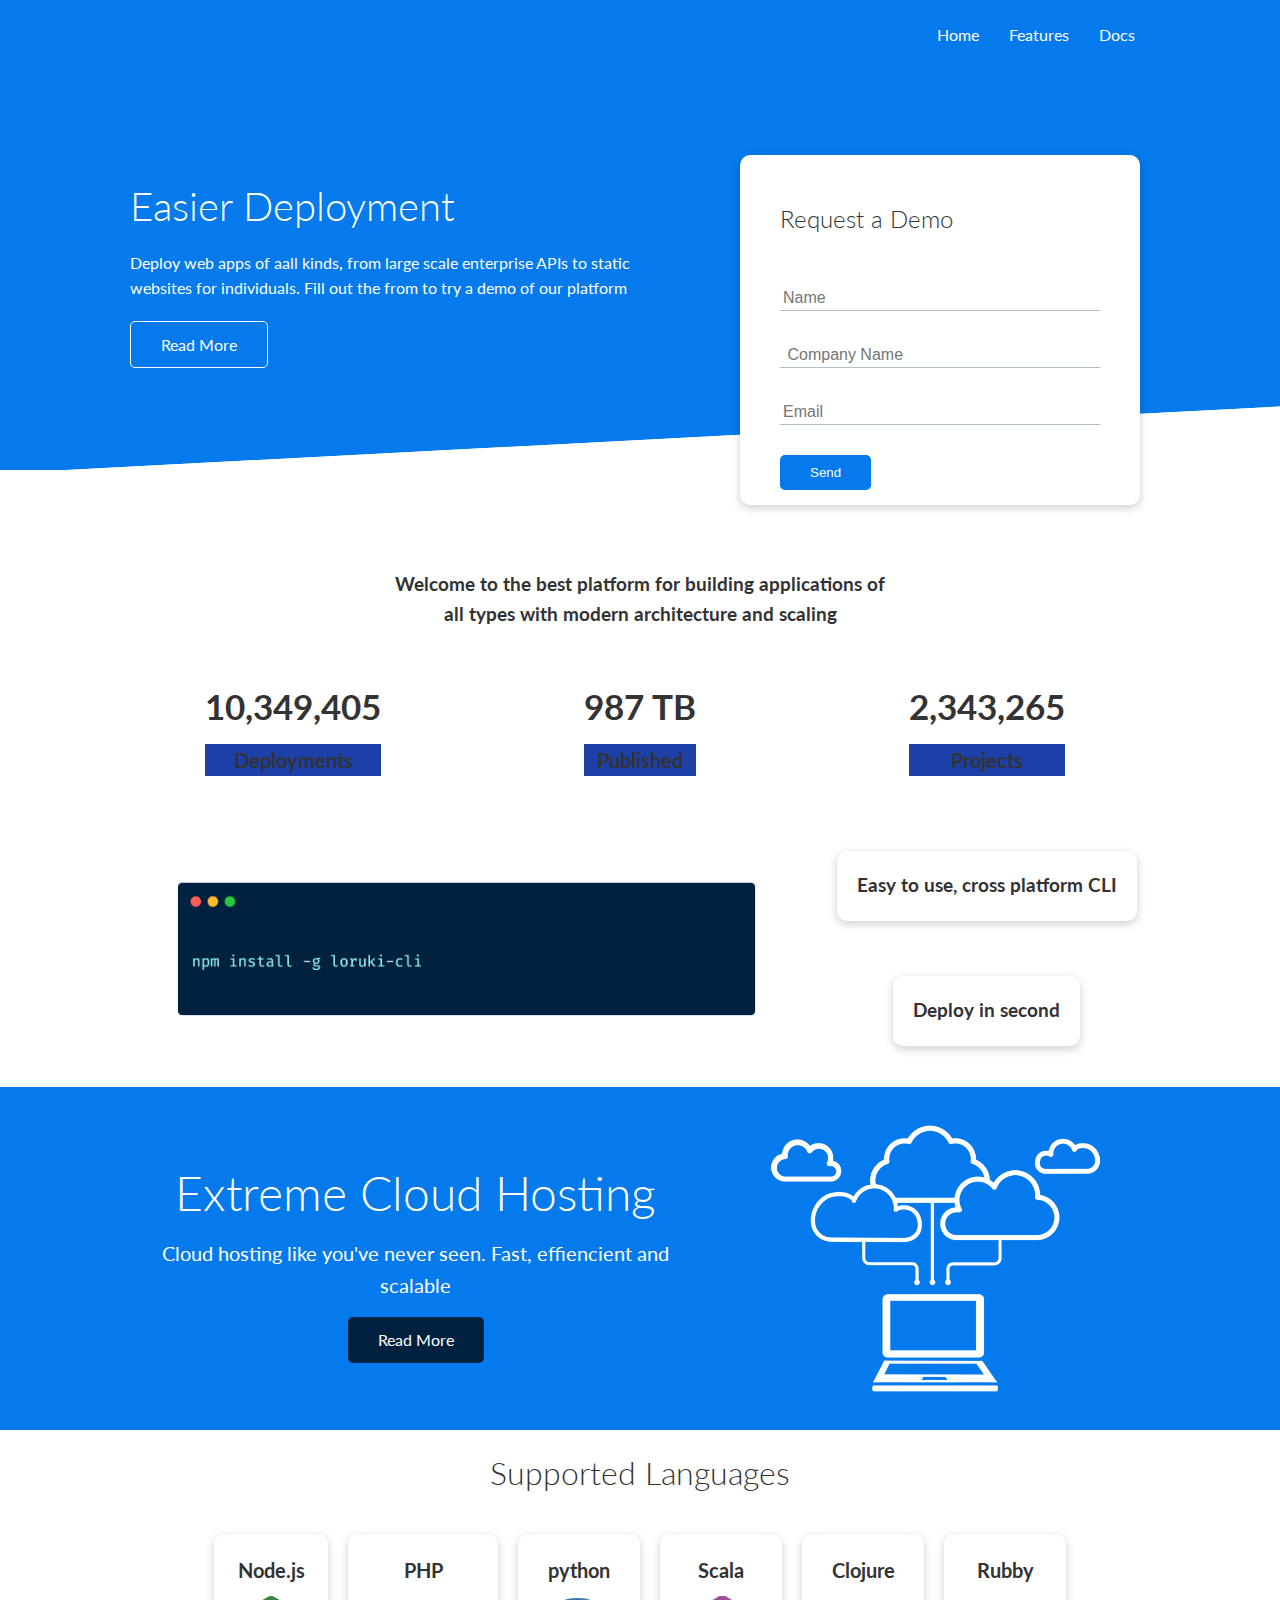
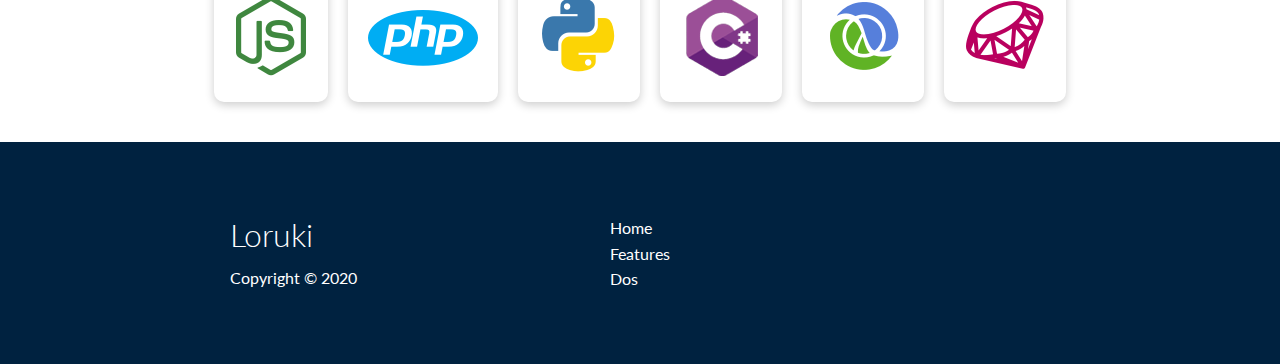
<file: index.html>
<!DOCTYPE html>
<html lang="en">
<head>
  <meta charset="UTF-8">
  <meta h ttp-equiv="X-UA-Compatible" content="IE=edge">
  <meta name="viewport" content="width=device-width, initial-scale=1.0">
  <link rel="stylesheet" href="https://cdnjs.cloudflare.com/ajax/libs/font-awesome/6.1.1/css/all.min.css" integrity="sha512-KfkfwYDsLkIlwQp6LFnl8zNdLGxu9YAA1QvwINks4PhcElQSvqcyVLLD9aMhXd13uQjoXtEKNosOWaZqXgel0g==" crossorigin="anonymous" referrerpolicy="no-referrer" />
  <link rel="stylesheet" href="css/utilities.css">
  <link rel="stylesheet" href="css/style.css">
  <title>Loruki Cloud Hosting For Everyone</title>
</head>
<body>
  <!---Navbar--->
  <div class="navbar">
    <div class="container flex"> 
     <h1 class="logo">Loruki</h1>
    <nav>
      <ul>
        <li><a href="index.html">Home</a></li>
        <li><a href="Features.html">Features</a></li>
        <li><a href="docs.html">Docs</a></li>
      </ul>
    </nav>
    </div>
  </div>

  <!-----Showcase-->
  <section class="showcase">
    <div class="container grid">
      <div class="showcase-text">
        <h1>Easier Deployment</h1>
        <p>Deploy web apps of aall kinds, from large scale enterprise APIs to static websites for individuals. Fill out the from to try a demo of our platform</p>
        <a href="features.html" class="btn btn-outline">Read More</a>
      </div>

      <div class="showcase-form card">
        <h2>Request a Demo</h2>
        <form name="contact" method="POST" netlify-honeypot="bot-field" data-netlify="true">
          <input type="hidden" name="form-name" value="contact">
          <p class="hidden">
            <label>Don’t fill this out if you’re human: <input name="bot-field" />
            </label>
            <div class="form-control">
               <input type="text" name="name" placeholder="Name" required>
            </div>
            <div class="form-control">
                <input type="text" name="company" placeholder=" Company Name" required>
             </div>
             <div class="form-control">
                <input type="email" name="email" placeholder="Email" required>
             </div>
             <input type="submit" value="Send" class="btn btn-primany">
        </form>
      </div>
    </div>
  </section>

  <section class="stats">
    <div class="container">
      <h3 class="start-heading text-center my-1">
        Welcome to the best platform for building applications of all 
        types with modern architecture and scaling
      </h3>
      
      <div class="grid grid-3 text-center my-4">
        <div>
          <i class="fa fa-server fa-3x"></i>
          <h3>10,349,405</h3>
          <p class="text-secondary">Deployments</p>
        </div>
        <div>
          <i class="fa fa-upload fa-3x"></i>
          <h3>987 TB</h3>
          <p class="text-secondary">Published</p>
        </div>
        <div>
          <i class="fa fa-project-diagram fa-3x"></i>
          <h3>2,343,265</h3>
          <p class="text-secondary">Projects</p>
        </div>
      </div>
    </div>
  </section>

  <!----cli-->

  <section class="cli">
    <div class="container grid">
      <img src="images/cli.png" alt="cli images">
      <div class="card">
        <h3>Easy to use, cross platform CLI</h3>
      </div>
      <div class="card">
        <h3>Deploy in second</h3>
      </div>
    </div>
  </section>

  <!--cloud-->
  <section class="cloud bg-primary my-2 py-2 ">
    <div class="container grid">
      <div class="text-center">
        <h2 class="lg">Extreme Cloud Hosting</h2>
        <p class="lead my-1">Cloud hosting like you've never 
          seen. Fast, effiencient and scalable
        </p>
        <a href="featurs.html" class="btn btn-dark ">Read More</a>
      </div>
      <img src="images/cloud.png" alt="">
    </div>
  </section>

  <!--languges-->
  <section class="languages">
    <h2 class="md text-center my-2">Supported Languages</h2>
    <div class="container flex">
      <div class="card">
       <h4>Node.js</h4>
       <img src="images/logos/node.png" alt="">
      </div>
      <div class="card">
        <h4>PHP</h4>
        <img src="images/logos/php.png" alt="">
       </div>
       <div class="card">
        <h4>python</h4>
        <img src="images/logos/python.png" alt="">
       </div>
       <div class="card">
        <h4>Scala</h4>
        <img src="images/logos/csharp.png" alt="">
       </div>
       <div class="card">
        <h4>Clojure</h4>
        <img src="images/logos/clojure.png" alt="">
       </div>
       <div class="card">
        <h4>Rubby</h4>
        <img src="images/logos/ruby.png" alt="">
       </div>
    </div>
  </section>

<!---Footer--->
<footer class="footer bg-dark py-5">
 <div class="container grid grid-3">
   <div>
    <h1>Loruki</h1>
    <p>Copyright &copy; 2020</p>
   </div>
   <nav>
    <ul>
      <li><a href="index.html">Home</a></li>
      <li><a href="features.html">Features</a></li>
      <li><a href="docs.html">Dos</a></li>
    </ul>
   </nav>
   <div class="social">
     <a href="#"><i class="fab fa-github fa-2x"></i></a>
     <a href="#"><i class="fab fa-facebook fa-2x"></i></a>
     <a href="#"><i class="fab fa-instagram fa-2x"></i></a>
     <a href="#"><i class="fab fa-twitter fa-2x"></i></a>
   </div>
 </div>
</footer>

</body>
</html>
</file>
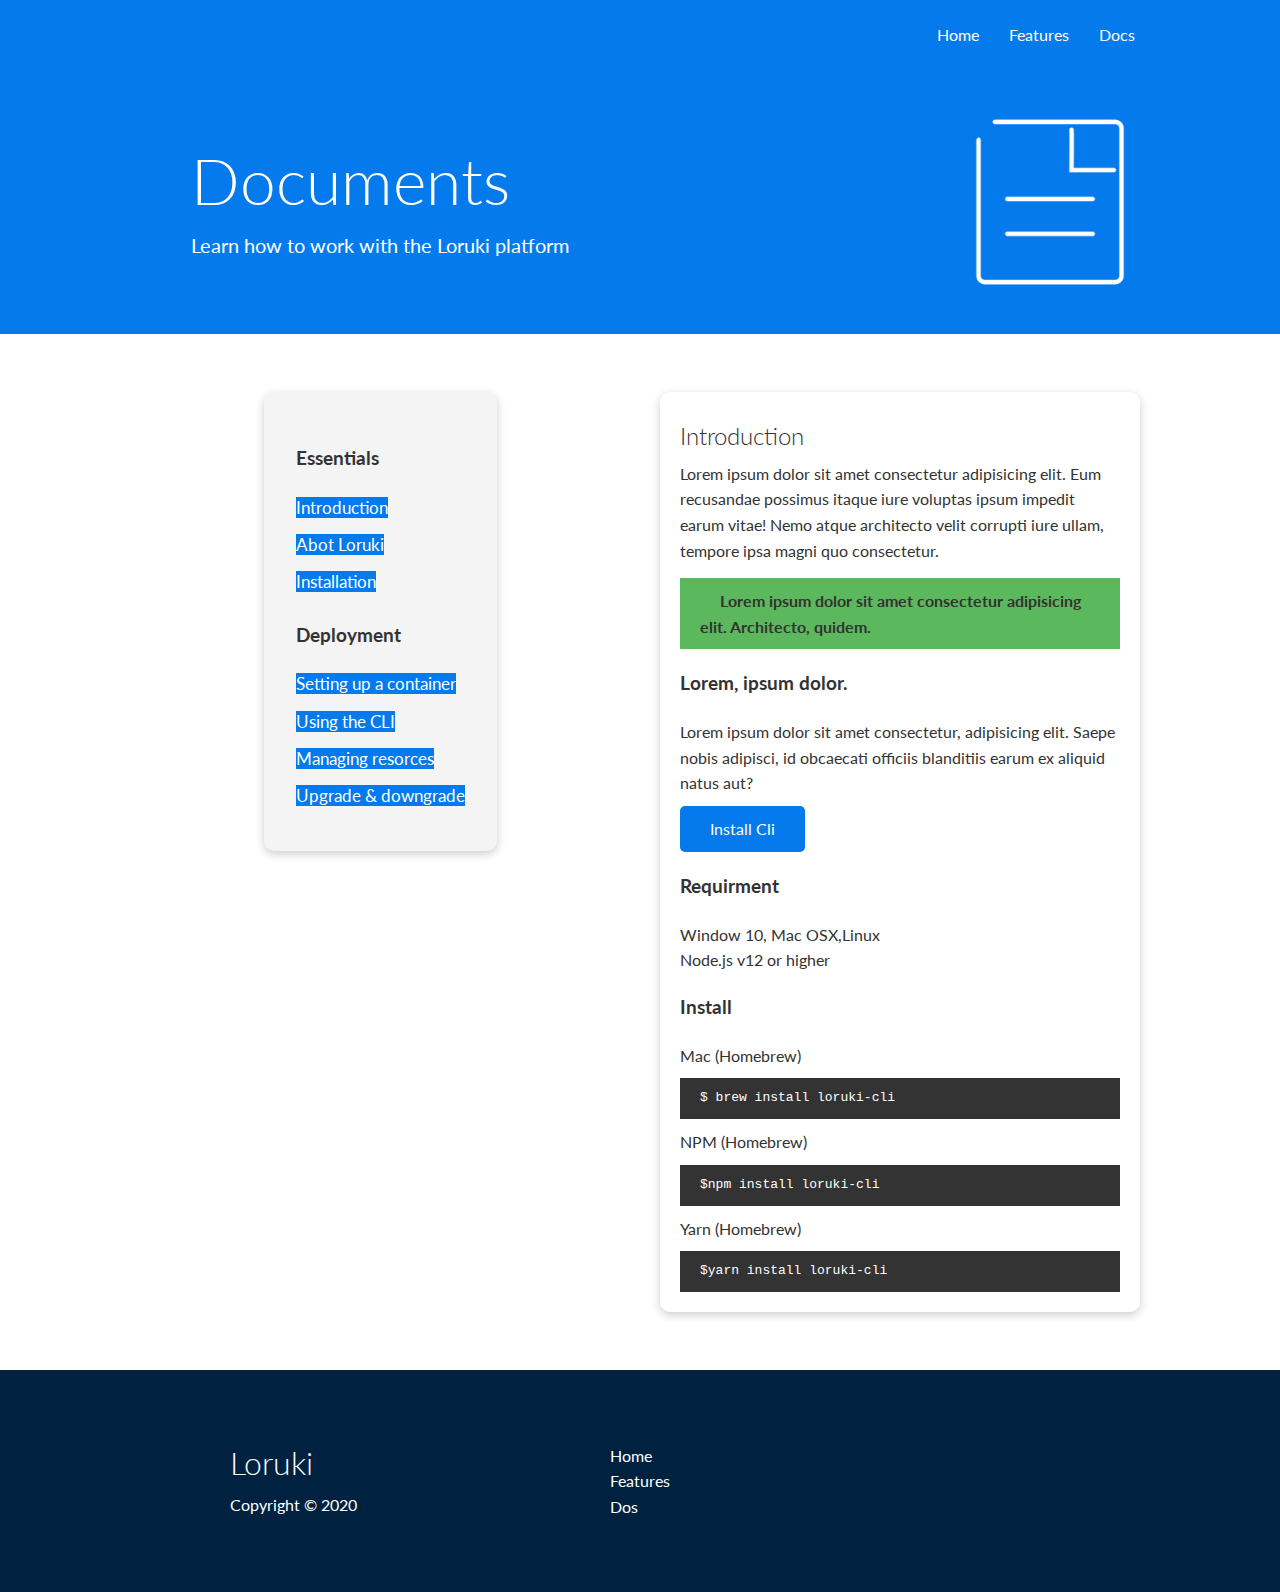
<file: Docs.html>
<!DOCTYPE html>
<html lang="en">
<head>
  <meta charset="UTF-8">
  <meta http-equiv="X-UA-Compatible" content="IE=edge">
  <meta name="viewport" content="width=device-width, initial-scale=1.0">
  <link rel="stylesheet" href="https://cdnjs.cloudflare.com/ajax/libs/font-awesome/6.1.1/css/all.min.css" integrity="sha512-KfkfwYDsLkIlwQp6LFnl8zNdLGxu9YAA1QvwINks4PhcElQSvqcyVLLD9aMhXd13uQjoXtEKNosOWaZqXgel0g==" crossorigin="anonymous" referrerpolicy="no-referrer" />
  <link rel="stylesheet" href="css/utilities.css">
  <link rel="stylesheet" href="css/style.css">
  <title>Loruki Cloud Hosting For Everyone</title>
</head>
<body>
  <!---Navbar--->
  <div class="navbar">
    <div class="container flex"> 
     <h1 class="logo">Loruki</h1>
    <nav>
      <ul>
        <li><a href="index.html">Home</a></li>
        <li><a href="Features.html">Features</a></li>
        <li><a href="docs.html">Docs</a></li>
      </ul>
    </nav>
    </div>
  </div>

   
<!---Head--->
<section class="docs-head bg-primary py-3">
    <div class="container grid">
      <div>
        <h1 class="xl">Documents</h1>
        <p class="lead">
         Learn how to work with the Loruki platform
        </p>
      </div>
      <img src="images/docs.png" alt="">
    </div>
</section>

<!---Doc main--->
<section class="docs-main my-4">
  <div class="container grid">
     <div class="card bg-light p-3">
        <h3 class="my-2">Essentials</h3>
        <nav> 
          <ul>
            
            <li><a class="text-primary" href="#">Introduction</a></li>
            <li><a class="text-primary" href="#">Abot Loruki</a></li>
            <li><a class="text-primary" href="#">Installation</a></li>
          </ul>
         
        </nav>

        <h3 class="my-2">Deployment</h3>
        <nav>
          <ul>
            <li ><a class="text-primary"  href="#">Setting up a container</a></li>
            <li><a class="text-primary" href="#">Using the CLI</a></li>
            <li><a class="text-primary" href="#">Managing resorces</a></li>
            <li><a class="text-primary" href="#">Upgrade & downgrade</a></li>
          </ul>
        </nav>
     </div>

     <div class="card">
      <h2>Introduction</h2>
        <p>Lorem ipsum dolor sit amet consectetur adipisicing elit. Eum recusandae possimus itaque iure voluptas ipsum impedit earum vitae! Nemo atque
           architecto velit corrupti iure ullam, tempore ipsa magni quo consectetur.</p>
           <div class="alert alert-success">
              <i class="fas fa-info"></i>Lorem ipsum dolor sit amet consectetur adipisicing elit. Architecto, quidem.
           </div>
           <h3>Lorem, ipsum dolor.</h3>
           <p>Lorem ipsum dolor sit amet consectetur, adipisicing elit. Saepe nobis adipisci, id obcaecati officiis blanditiis earum ex aliquid natus aut?</p>
           <a href="#" class="btn btn-primry">Install Cli</a>

           <h3>Requirment</h3>
           <ul>
            <li>Window 10, Mac OSX,Linux</li>
            <li>Node.js v12 or higher</li>
           </ul>
           <h3>Install</h3>
           <p>Mac (Homebrew)</p>
           <pre><code>$ brew install loruki-cli</code></pre>
           <p>NPM (Homebrew)</p>
           <pre><code>$npm install loruki-cli</code></pre>
           <p>Yarn (Homebrew)</p>
           <pre><code>$yarn install loruki-cli</code></pre>
     </div>
  </div>


</section>

<!---Footer--->
<footer class="footer bg-dark py-5">
 <div class="container grid grid-3">
   <div>
    <h1>Loruki</h1>
    <p>Copyright &copy; 2020</p>
   </div>
   <nav>
    <ul>
      <li><a href="index.html">Home</a></li>
      <li><a href="features.html">Features</a></li>
      <li><a href="docs.html">Dos</a></li>
    </ul>
   </nav>
   <div class="social">
     <a href="#"><i class="fab fa-github fa-2x"></i></a>
     <a href="#"><i class="fab fa-facebook fa-2x"></i></a>
     <a href="#"><i class="fab fa-instagram fa-2x"></i></a>
     <a href="#"><i class="fab fa-twitter fa-2x"></i></a>
   </div>
 </div>
</footer>
</file>
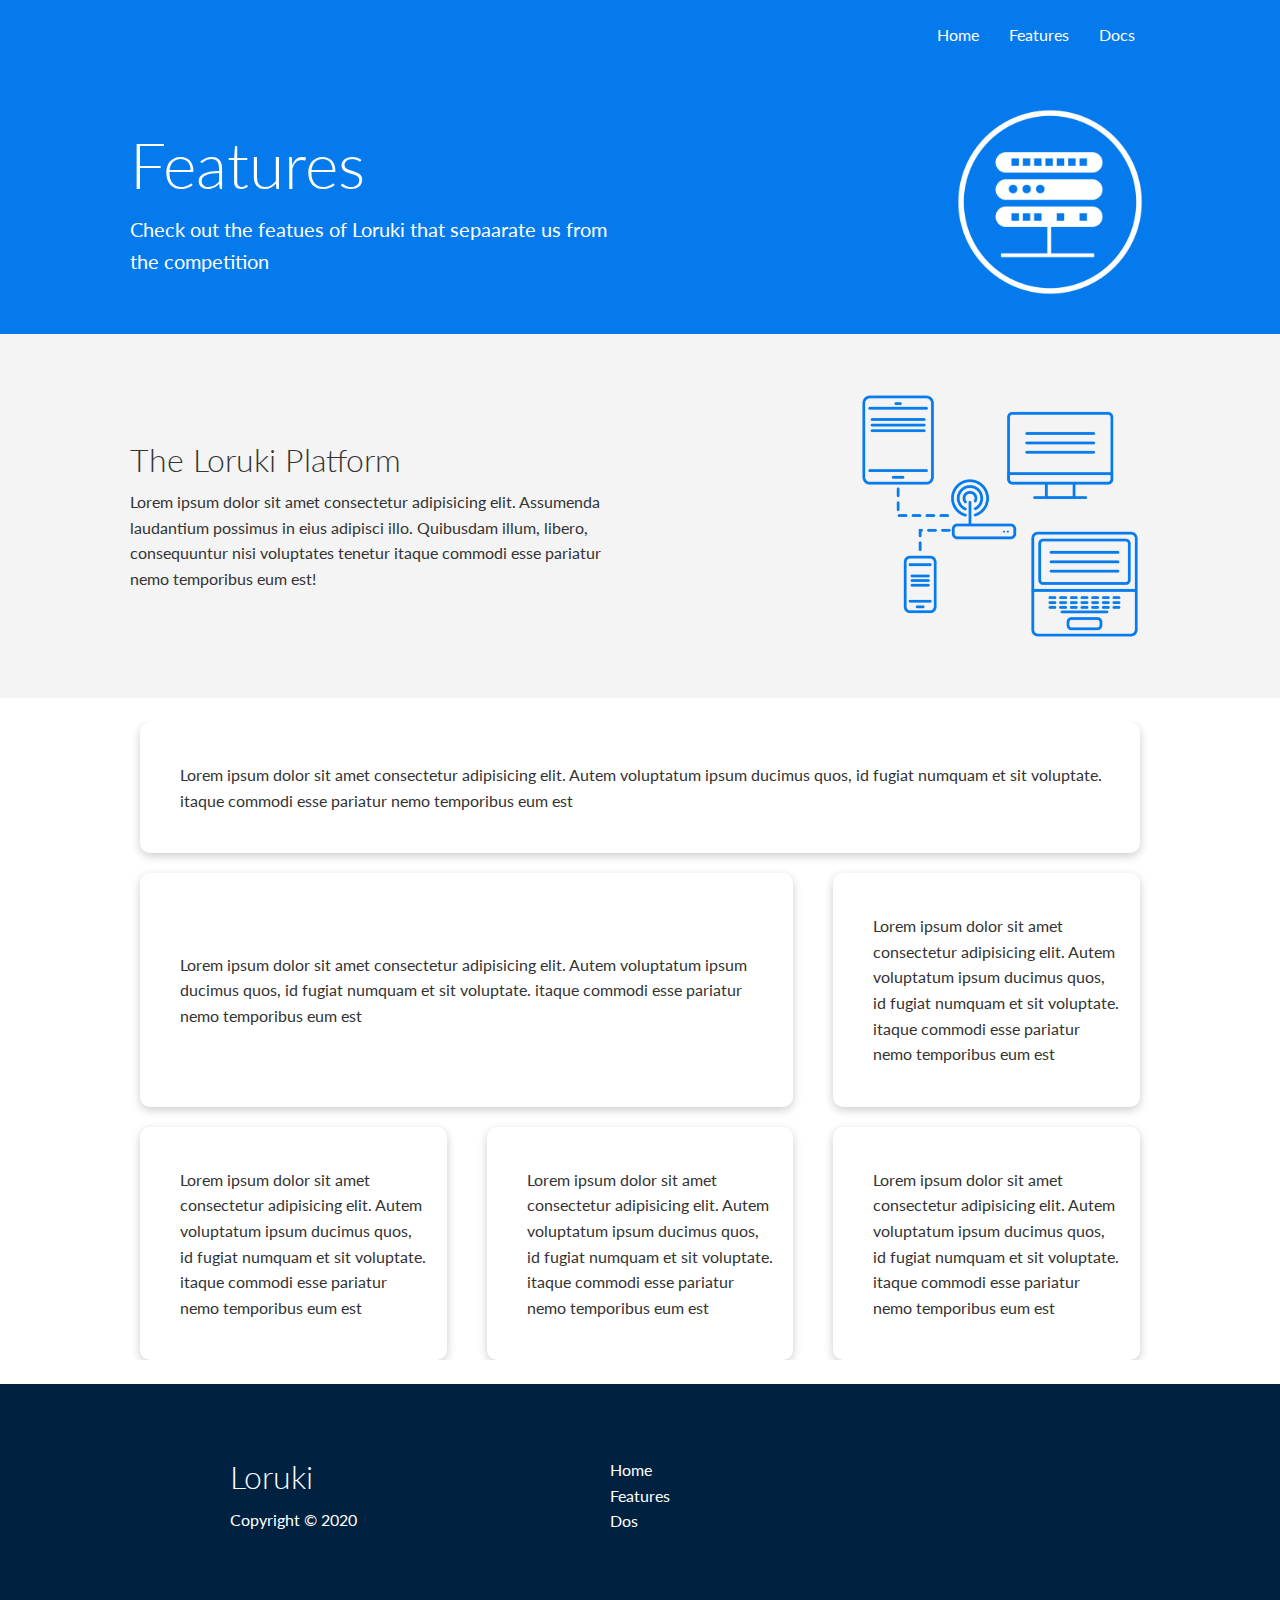
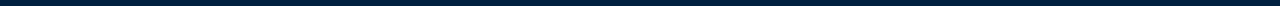
<file: Features.html>
<!DOCTYPE html>
<html lang="en">
<head>
  <meta charset="UTF-8">
  <meta http-equiv="X-UA-Compatible" content="IE=edge">
  <meta name="viewport" content="width=device-width, initial-scale=1.0">
  <link rel="stylesheet" href="https://cdnjs.cloudflare.com/ajax/libs/font-awesome/6.1.1/css/all.min.css" integrity="sha512-KfkfwYDsLkIlwQp6LFnl8zNdLGxu9YAA1QvwINks4PhcElQSvqcyVLLD9aMhXd13uQjoXtEKNosOWaZqXgel0g==" crossorigin="anonymous" referrerpolicy="no-referrer" />
  <link rel="stylesheet" href="css/utilities.css">
  <link rel="stylesheet" href="css/style.css">
  <title>Loruki Cloud Hosting For Everyone</title>
</head>
<body>
  <!---Navbar--->
  <div class="navbar">
    <div class="container flex"> 
     <h1 class="logo">Loruki</h1>
    <nav>
      <ul>
        <li><a href="index.html">Home</a></li>
        <li><a href="Features.html">Features</a></li>
        <li><a href="docs.html">Docs</a></li>
      </ul>
    </nav>
    </div>
  </div>

 
   
<!---Head--->
<section class="features-head bg-primary py-3">
    <div class="container grid">
      <div>
        <h1 class="xl">Features</h1>
        <p class="lead">
          Check out the featues of Loruki that sepaarate us from the competition
        </p>
      </div>
      <img src="images/server.png" alt="">
    </div>
</section>

<!---Sub-Head--->
<section class="features-sub-head bg-light py-3">
   <div class="container grid">
    <div>
      <h1 class="md">The Loruki Platform</h1>
      <p class="sm">
        Lorem ipsum dolor sit amet consectetur adipisicing elit. Assumenda laudantium possimus in eius adipisci illo. Quibusdam illum, libero, consequuntur nisi voluptates tenetur
         itaque commodi esse pariatur nemo temporibus eum est!
      </p>
    </div>
    <img src="images/server2.png" alt="">
   </div>
</section>

<section class="features-main my-2">
  <div class="container grid grid-3">
    <div class="card flex">
      <i class="fas fa-server f-3x"></i>
      <p>Lorem ipsum dolor sit amet consectetur adipisicing elit.
         Autem voluptatum ipsum ducimus 
        quos, id fugiat numquam et sit voluptate.  itaque commodi esse pariatur nemo temporibus eum est</p>
    </div>
    <div class="card flex">
      <i class="fas fa-upload f-3x"></i>
      <p>Lorem ipsum dolor sit amet consectetur adipisicing elit.
         Autem voluptatum ipsum ducimus 
        quos, id fugiat numquam et sit voluptate.  itaque commodi esse pariatur nemo temporibus eum est</p>
    </div>
    <div class="card flex">
      <i class="fas fa-power-off f-3x"></i>
      <p>Lorem ipsum dolor sit amet consectetur adipisicing elit.
         Autem voluptatum ipsum ducimus 
        quos, id fugiat numquam et sit voluptate.  itaque commodi esse pariatur nemo temporibus eum est</p>
    </div>
    <div class="card flex">
      <i class="fas fa-laptop f-3x"></i>
      <p>Lorem ipsum dolor sit amet consectetur adipisicing elit.
         Autem voluptatum ipsum ducimus 
        quos, id fugiat numquam et sit voluptate.  itaque commodi esse pariatur nemo temporibus eum est</p>
    </div>
    <div class="card flex">
      <i class="fas fa-database f-3x"></i>
      <p>Lorem ipsum dolor sit amet consectetur adipisicing elit.
         Autem voluptatum ipsum ducimus 
        quos, id fugiat numquam et sit voluptate.  itaque commodi esse pariatur nemo temporibus eum est</p>
    </div>
    <div class="card flex">
      <i class="fas fa-server f-3x"></i>
      <p>Lorem ipsum dolor sit amet consectetur adipisicing elit.
         Autem voluptatum ipsum ducimus 
        quos, id fugiat numquam et sit voluptate.  itaque commodi esse pariatur nemo temporibus eum est</p>
    </div>
  </div>
</section>
<!---Footer--->
<footer class="footer bg-dark py-5">
 <div class="container grid grid-3">
   <div>
    <h1>Loruki</h1>
    <p>Copyright &copy; 2020</p>
   </div>
   <nav>
    <ul>
      <li><a href="index.html">Home</a></li>
      <li><a href="features.html">Features</a></li>
      <li><a href="docs.html">Dos</a></li>
    </ul>
   </nav>
   <div class="social">
     <a href="#"><i class="fab fa-github fa-2x"></i></a>
     <a href="#"><i class="fab fa-facebook fa-2x"></i></a>
     <a href="#"><i class="fab fa-instagram fa-2x"></i></a>
     <a href="#"><i class="fab fa-twitter fa-2x"></i></a>
   </div>
 </div>
</footer>
</file>
<file: css/utilities.css>
/* Utilities*/
.container{
  max-width: 1100px;
  margin: auto;
  overflow: auto;
  padding: 0  40px;
}
.card {
  background-color: #fff;
  color: #333;
  border-radius: 10px;
  box-shadow: 0 3px 10px rgba(0, 0, 0, 0.2);
  padding: 20px;
  margin: 10px;
}
.btn{
  display: inline-block;
  padding: 10px 30px;
  cursor: pointer;
  background-color: var(--primary-color);
  color: #fff;
  border: none;
  border-radius: 5px;
}
.btn-outline{
  background-color: transparent;
  border: 1px #fff solid;
}

.btn:hover{
  transform: scale(0.98);
}

/* Backgroud & colored buttons*/
.bg-primary, .btn-primary{
  background-color: var(--primary-color);
  color: #fff;
}

.bg-secondary, .btn-secondary{
  background-color: var(--secondary-color);
  color: #fff;
}
.bg-dark, .btn-dark{
  background-color: var(--dark-color);
  color: #fff;
}
.bg-light, .btn-light{
  background-color: var(--light-color);
  color: #333;
}
.bg-primary a, .btn-primary a,
.bg-secondary a, .btn-secondary a,
.bg-dark a, .btn-dark a,
.bg-light a, .btn-light a {
  color: #fff;
}

/*text color*/
.text-primary {
  background-color: var(--primary-color);

}

.text-secondary{
  background-color: var(--secondary-color);
  
}
.text-dark{
  color: var(--dark-color);

}
.text-light{
  color: var(--light-color);
  
}
/* Text- sizes*/

.lead{
  font-size: 20px;
}
.sm{
  font-size: 1rem;
}
.md{
  font-size: 2rem;
}
.lg{
  font-size: 3rem;
}
.xl{
  font-size: 4rem;
}
.text-center{
  text-align: center;
}
.alert {
  background-color: var(--light-color);
  padding: 10px 20px;
  font-weight: bold;
  margin: 15px 0;
}
.alert i{
  margin: 10px;
}
.alert-success{
  background-color: var(--success-color);
}
.alert-error {
  background-color: var(--error-color);
  color:#fff;
}
.flex{
  display: flex;
  justify-content: center;
  align-items: center;
  height: 100%;
}
.grid{
  display: grid;
  grid-template-columns: repeat(2, 1fr);
  gap: 20px;
  justify-items: center;
  align-items: center;
  height: 100%;
}
.grid-3{
  grid-template-columns: repeat(3, 1fr);
}
.my-1 {
  margin:1rem 0;
}
.my-2 {
  margin:1.5rem 0;
}
.my-3 {
  margin:2rem 0;
}
.my-4 {
  margin:3rem 0;
}
.my-5 {
  margin:4rem 0;
}
/*padding*/
.py-1 {
  padding:1rem ;
}
.py-2 {
  padding: 1.5rem ;
}
.py-3 {
  padding:2rem ;
}
.py-4 {
  padding:3rem ;
}
.py-5 {
 padding:4rem ;
}
.p-1 {
  padding:1rem ;
}
.p-2 {
  padding: 1.5rem ;
}
.p-3 {
  padding:2rem ;
}
.p-4 {
  padding:3rem ;
}
.p-5 {
 padding:4rem ;
}
/*margin*/
.m-1 {
  margin:1rem ;
}
.m-2 {
  margin:1.5rem ;
}
.m-3 {
  margin:2rem ;
}
.m-4 {
  margin:3rem ;
}
.m-5 {
  margin:4rem ;
}
</file>
<file: css/style.css>
@import url('https://fonts.googleapis.com/css2?family=Lato:wght@300&family=Poppins:wght@400;500;800&family=Roboto:wght@100;400;500;700&display=swap');

:root{
 --primary-color:#047aed;
 --secondary-color:#1c3fa8;
 --dark-color:#002240;
 --light-color:#f4f4f4;
 --success-color:#5cb85c;
 --error-color:#d9534f;
}
*{
  box-sizing: border-box;
  padding: 0;
  margin: 0;
}
body{
  font-family: 'Lato', sans-serif;
  color: #333;
  line-height: 1.6;
}
ul{
  list-style-type: none;
}

a{
  text-decoration: none;
  color:#333;
}

h1,h2{
  font-weight: 300;
  line-height: 1.2;
  margin: 10px 0;
}

p{
  margin: 10px 0;
}

img{
  width: 100%;
}
code, pre{
  background-color: #333;
  color: #fff;
  padding: 10px;
}
.hidden{
  visibility: hidden;
  height: 0;
}
/* Navbar */
.navbar{
  background-color: var(--primary-color);
  color: #fff;
  height: 70px;
}
.navbar ul{
  display: flex;
}
.navbar a{
  color: #fff;
  padding: 10px;
  margin: 0 5px;
}
.navbar a:hover{
  border-bottom: 2px #fff solid;
}
.navbar .flex{
  justify-content: space-between;
}

/*Showcase*/
.showcase{
  height: 400px;
  background-color: var(--primary-color);
  color: #fff;
  position: relative;
}
.showcase h1{
 font-size: 40px;
}
.showcase p {
 margin: 20px 0;
}
.showcase .grid{
  overflow: visible;
  grid-template-columns: 55% auto;
  gap: 30px;
}
.showcase-text{
  animation: slideInFromLeft 1s ease-in;
}
.showcase-form{
  position: relative;
  top: 60px;
  height: 350px;
  width: 400px;
  padding: 40px;
  justify-self:flex-end ;
  z-index: 100;
  animation: slideInFromRight 1s ease-in;
}
.showcase-form .form-control{
  margin: 30px 0;
}
.showcase-form input[type ="text"],
.showcase-form input[type ="email"] {
  border: 0;
  border-bottom: 1px solid #b4becb;
  width: 100%;
  padding: 3px;
  font-size: 16px;
}
.showcase-form input:focus{
  outline: none;
}

.showcase::before,
.showcase::after {
  content:'';
  position: absolute;
  height: 100px;
  bottom: -70px;
  background-color:#fff;
  right: 0;
  left: 0;
  transform: skewY(-3deg);
  -webkit-transform: skewY(-3deg);
  -moz-transform: skewY(-3deg);
  -ms-transform: skewY(-3deg);
}

/* Stats*/
.stats{
  padding-top: 100px;
  animation: slideInFromBottom 1s ease-in;
}
.start-heading {
  margin: auto;
  max-width: 500px;
}
.stats .grid h3{
  font-size: 35px;
}
.stats .grid p{
  font-size: 20px;
  font-weight: bold;
 
}
/* cli*/
.cli .grid{
  grid-template-columns: repeat(3, 1fr);
  grid-template-rows: repeat(2, 1fr);
}
.cli .grid > *:first-child{
  grid-column:1 /span 2;
  grid-row: 1/span 2;
}
/* cloud*/
.cloud .grid{
  grid-template-columns: 4fr 3fr;
}

/*Languages*/

.languages .flex{
  flex-wrap: wrap;
}
.languages .card{
  text-align: center;
  margin: 18px 10px 40px;
  transition: transform 0.2s ease-in;
}
.languages .card h4{
  font-size: 20px;
  margin-bottom: 10px;
}
.languages .card:hover{
  transform:translateY(-15px);
}
/* Features*/
.features-head img, .docs-head img{
  width: 200px;
  justify-self: flex-end;
}
.features-sub-head img {
  width: 300px;
  justify-self: flex-end;
}
.features-main  .card > i{
  margin-right: 20px;

}
.features-main.grid{
  padding: 30px;
} 
.features-main .grid >*:first-child{
grid-column: 1/span 3;
}
.features-main .grid >*:nth-child(2){
  grid-column: 1/span 2;
  }

  /*Docs*/
.docs-main h3{
  margin: 20px 0;
}
.docs-main .grid{
  grid-template-columns: 1fr, 2fr;
  align-items: flex-start;
}
.docs-main, .navbar, a{
  color: transparent;
  
}
.docs-main nav li{
 font-size: 17px;
 padding-bottom: 5px;
 margin-bottom: 5px;
 border-bottom: 1px;
}

.docs-main a:hover{
  font-weight: bold;
}
/* Footer*/
.footer .social a {
  margin: 0 10px;
}


/*Animation*/
@keyframes slideInFromLeft {
  0%{
    transform: translateX(-100%);
  }
  100% {
    transform: translateX(0);
  }
}

@keyframes slideInFromRight {
  0%{
    transform: translateX(100%);
  }
  100% {
    transform: translateX(0);
  }
}

@keyframes slideInFromTop {
  0%{
    transform: translateY(-100%);
  }
  100% {
    transform: translateX(0);
  }
}

@keyframes slideInFromBottom {
  0%{
    transform: translateY(100%);
  }
  100% {
    transform: translateX(0);
  }
}
/* Tablet and under*/
@media(max-width: 768px) {
.grid,
.showcase .grid,
.stats .grid,
.cli .grid,
.cloud .grid,
.features-main .grid,
.docs-main .grid {
  grid-template-columns: 1fr;
  grid-template-rows: 1fr;
}
.showcase {
  height: auto;
}
.showcase-text {
  text-align: center;
  margin-top: 40px;
  animation: slideInFromTop 1s ease-in;
}
.showcase-form {
  justify-self: center;
  margin: auto;
  animation: slideInFromBottom1s ease-in;
}
.cli .grid >*:first-child {
  grid-column: 1;
  grid-row: 1;
}
.features-head,
.features-sub-head,
.docs-head{
  text-align: center;
}
.features-head img,
.features-sub-head img,
.docs-head img{
  justify-self: center;
}
.features-main .grid > *:first-child,
.features-main .grid > *:nth-child(2){
  grid-column: 1;
}
}
/*Mobile*/
@media (max-width: 500px) {
   .navbar{
    height: 110px;
   }
   .navbar .flex{
    flex-direction: column;
   }
   .navbar ul{
    padding: 10px;
    background-color: rgba(0, 0, 0, 0.1);
   }
   .showcase-form {
    width: 300px;
  }
  }
</file>
